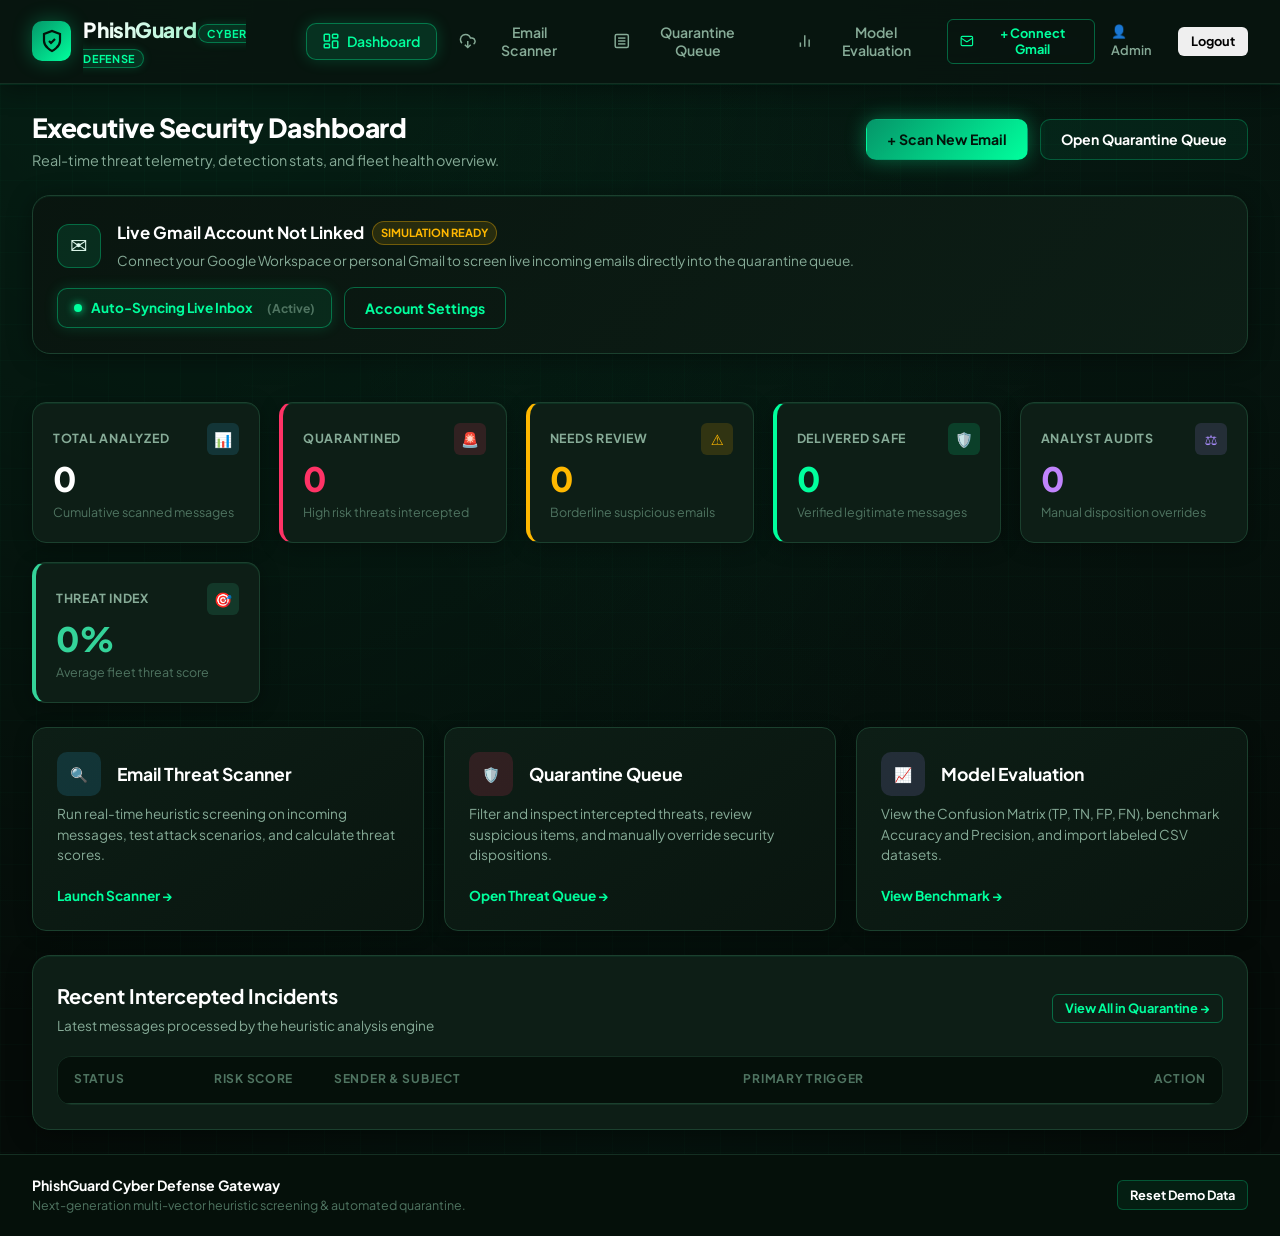
<file: index.html>
<!DOCTYPE html>
<html lang="en">
<head>
  <meta charset="UTF-8">
  <meta name="viewport" content="width=device-width, initial-scale=1.0">
  <title>PhishGuard - Cyber Defense Gateway</title>
  <link rel="preconnect" href="https://fonts.googleapis.com">
  <link rel="preconnect" href="https://fonts.gstatic.com" crossorigin>
  <link href="https://fonts.googleapis.com/css2?family=Plus+Jakarta+Sans:wght@400;500;600;700;800&family=JetBrains+Mono:wght@400;500;600&display=swap" rel="stylesheet">
  <style>
    /* --------------------------------------------------------------------------
       GLOBAL SCROLLBAR REMOVAL (Zero scrollbars visible anywhere on screen)
       -------------------------------------------------------------------------- */
    html, body, div, section, main, table, tbody, pre, textarea, form, ul, li {
      scrollbar-width: none !important;
      -ms-overflow-style: none !important;
    }
    ::-webkit-scrollbar {
      width: 0 !important;
      height: 0 !important;
      display: none !important;
      background: transparent !important;
    }

    :root {
      --bg-main: #050b08;
      --bg-surface: #09150f;
      --bg-card: #0d1e16;
      --bg-card-hover: #12281e;
      --bg-input: #06110b;

      --border-subtle: #142f22;
      --border-card: #1b402e;
      --border-focus: #00ff9d;

      --text-main: #e2fbf0;
      --text-muted: #86ab97;
      --text-dim: #4f7461;
      --text-bright: #ffffff;

      --cyber-green: #00ff9d;
      --cyber-green-dim: #10b981;
      --cyber-glow: rgba(0, 255, 157, 0.28);
      --cyber-glow-strong: rgba(0, 255, 157, 0.45);

      --color-danger: #ff3366;
      --color-danger-bg: rgba(255, 51, 102, 0.12);
      --color-danger-border: rgba(255, 51, 102, 0.35);

      --color-warning: #ffb800;
      --color-warning-bg: rgba(255, 184, 0, 0.12);
      --color-warning-border: rgba(255, 184, 0, 0.35);

      --color-success: #00ff9d;
      --color-success-bg: rgba(0, 255, 157, 0.12);
      --color-success-border: rgba(0, 255, 157, 0.35);

      --color-purple: #a78bfa;
      --color-purple-bg: rgba(167, 139, 250, 0.12);

      --radius-sm: 6px;
      --radius-md: 10px;
      --radius-lg: 14px;
      --radius-xl: 18px;

      --font-sans: 'Plus Jakarta Sans', system-ui, -apple-system, BlinkMacSystemFont, 'Segoe UI', Roboto, sans-serif;
      --font-mono: 'JetBrains Mono', Consolas, Monaco, monospace;
    }

    *, *::before, *::after {
      box-sizing: border-box;
      margin: 0;
      padding: 0;
    }

    body {
      background-color: var(--bg-main);
      background-image: 
        radial-gradient(ellipse at 15% 0%, rgba(0, 255, 157, 0.09) 0%, transparent 60%),
        radial-gradient(ellipse at 85% 15%, rgba(16, 185, 129, 0.07) 0%, transparent 50%),
        radial-gradient(ellipse at 50% 100%, rgba(5, 150, 105, 0.05) 0%, transparent 70%),
        linear-gradient(rgba(0, 255, 157, 0.015) 1px, transparent 1px),
        linear-gradient(90deg, rgba(0, 255, 157, 0.015) 1px, transparent 1px);
      background-size: 100% 100%, 100% 100%, 100% 100%, 36px 36px, 36px 36px;
      color: var(--text-main);
      font-family: var(--font-sans);
      font-size: 14.5px;
      line-height: 1.55;
      min-height: 100vh;
      display: flex;
      flex-direction: column;
      -webkit-font-smoothing: antialiased;
    }

    /* Navbar */
    .navbar {
      background-color: rgba(9, 21, 15, 0.88);
      backdrop-filter: blur(16px);
      border-bottom: 1px solid var(--border-subtle);
      position: sticky;
      top: 0;
      z-index: 100;
      box-shadow: 0 4px 24px rgba(0, 0, 0, 0.4), 0 1px 0 rgba(0, 255, 157, 0.1);
    }

    .nav-container {
      max-width: 100%;
      margin: 0 auto;
      padding: 0.85rem 2rem;
      display: flex;
      align-items: center;
      justify-content: space-between;
    }

    .brand {
      display: flex;
      align-items: center;
      gap: 0.75rem;
      text-decoration: none;
      color: var(--text-bright);
      cursor: pointer;
    }

    .brand-icon {
      background: linear-gradient(135deg, #059669, #00ff9d);
      color: #03140a;
      width: 40px;
      height: 40px;
      border-radius: var(--radius-md);
      display: flex;
      align-items: center;
      justify-content: center;
      box-shadow: 0 0 20px var(--cyber-glow);
    }

    .brand-title {
      font-weight: 800;
      font-size: 1.3rem;
      letter-spacing: -0.02em;
      background: linear-gradient(to right, #ffffff, #a7f3d0);
      -webkit-background-clip: text;
      -webkit-text-fill-color: transparent;
    }

    .brand-badge {
      font-size: 0.68rem;
      font-weight: 700;
      background: rgba(0, 255, 157, 0.12);
      color: var(--cyber-green);
      padding: 2px 8px;
      border-radius: 9999px;
      border: 1px solid rgba(0, 255, 157, 0.35);
      text-transform: uppercase;
      letter-spacing: 0.06em;
      box-shadow: 0 0 10px rgba(0, 255, 157, 0.15);
    }

    .nav-links {
      display: flex;
      align-items: center;
      gap: 0.4rem;
    }

    .nav-btn {
      display: flex;
      align-items: center;
      gap: 0.45rem;
      padding: 0.55rem 0.95rem;
      color: var(--text-muted);
      background: transparent;
      border: 1px solid transparent;
      font-family: inherit;
      font-weight: 600;
      font-size: 0.88rem;
      border-radius: var(--radius-md);
      cursor: pointer;
      transition: all 0.2s cubic-bezier(0.4, 0, 0.2, 1);
    }

    .nav-btn:hover {
      color: var(--text-bright);
      background-color: rgba(0, 255, 157, 0.06);
      border-color: rgba(0, 255, 157, 0.15);
    }

    .nav-btn.active {
      color: var(--cyber-green);
      background-color: rgba(0, 255, 157, 0.12);
      border-color: rgba(0, 255, 157, 0.35);
      box-shadow: 0 0 16px rgba(0, 255, 157, 0.18);
    }

    .nav-actions {
      display: flex;
      align-items: center;
      gap: 1rem;
    }

    .status-indicator {
      display: flex;
      align-items: center;
      gap: 0.55rem;
      background-color: rgba(0, 255, 157, 0.08);
      border: 1px solid rgba(0, 255, 157, 0.25);
      padding: 0.4rem 0.85rem;
      border-radius: 9999px;
      font-size: 0.8rem;
      font-weight: 700;
      color: var(--cyber-green);
      box-shadow: 0 0 14px rgba(0, 255, 157, 0.15);
    }

    .status-dot {
      width: 8px;
      height: 8px;
      background-color: var(--cyber-green);
      border-radius: 50%;
      display: inline-block;
      box-shadow: 0 0 8px var(--cyber-green);
      animation: pulse-cyber 2s infinite;
    }

    @keyframes pulse-cyber {
      0% { transform: scale(0.95); box-shadow: 0 0 0 0 rgba(0, 255, 157, 0.7); }
      70% { transform: scale(1.05); box-shadow: 0 0 0 8px rgba(0, 255, 157, 0); }
      100% { transform: scale(0.95); box-shadow: 0 0 0 0 rgba(0, 255, 157, 0); }
    }

    /* Main Container */
    .main-content {
      flex: 1;
      max-width: 100%;
      width: 100%;
      margin: 0 auto;
      padding: 1.5rem 2rem;
    }

    .view-section {
      display: none;
      flex-direction: column;
      gap: 1.5rem;
      animation: fadeIn 0.25s ease-in-out;
    }

    .view-section.active {
      display: flex;
    }

    .page-header {
      display: flex;
      align-items: center;
      justify-content: space-between;
      flex-wrap: wrap;
      gap: 1rem;
    }

    .page-title {
      font-size: 1.65rem;
      font-weight: 800;
      color: var(--text-bright);
      letter-spacing: -0.02em;
    }

    .page-subtitle {
      font-size: 0.9rem;
      color: var(--text-muted);
    }

    .header-actions {
      display: flex;
      gap: 0.75rem;
      align-items: center;
    }

    /* Stats Grid */
    .stats-grid {
      display: grid;
      grid-template-columns: repeat(auto-fit, minmax(200px, 1fr));
      gap: 1.15rem;
    }

    .stat-card {
      background-color: var(--bg-card);
      border: 1px solid var(--border-card);
      border-radius: var(--radius-lg);
      padding: 1.25rem;
      display: flex;
      flex-direction: column;
      gap: 0.35rem;
      transition: transform 0.2s, border-color 0.2s;
      box-shadow: 0 4px 20px rgba(0, 0, 0, 0.3), inset 0 1px 0 rgba(0, 255, 157, 0.08);
    }

    .stat-card:hover {
      transform: translateY(-2px);
      border-color: var(--cyber-green);
      box-shadow: 0 8px 24px rgba(0, 0, 0, 0.4), 0 0 15px rgba(0, 255, 157, 0.15);
    }

    .stat-card.border-danger { border-left: 4px solid var(--color-danger); }
    .stat-card.border-warning { border-left: 4px solid var(--color-warning); }
    .stat-card.border-success { border-left: 4px solid var(--cyber-green); }
    .stat-card.border-cyan { border-left: 4px solid #34d399; }

    .stat-header {
      display: flex;
      align-items: center;
      justify-content: space-between;
    }

    .stat-label {
      font-size: 0.78rem;
      font-weight: 700;
      color: var(--text-muted);
      text-transform: uppercase;
      letter-spacing: 0.06em;
    }

    .stat-icon {
      width: 32px;
      height: 32px;
      border-radius: var(--radius-sm);
      display: flex;
      align-items: center;
      justify-content: center;
    }

    .icon-blue { background: rgba(56, 189, 248, 0.15); color: #38bdf8; }
    .icon-red { background: rgba(255, 51, 102, 0.15); color: #ff3366; }
    .icon-amber { background: rgba(255, 184, 0, 0.15); color: #ffb800; }
    .icon-emerald { background: rgba(0, 255, 157, 0.15); color: var(--cyber-green); }
    .icon-purple { background: rgba(167, 139, 250, 0.15); color: #a78bfa; }
    .icon-cyan { background: rgba(52, 211, 153, 0.15); color: #34d399; }

    .stat-value {
      font-size: 2.1rem;
      font-weight: 800;
      line-height: 1.1;
      letter-spacing: -0.02em;
      color: var(--text-bright);
    }

    .stat-subtext {
      font-size: 0.78rem;
      color: var(--text-dim);
    }

    /* Cards */
    .card {
      background-color: var(--bg-card);
      border: 1px solid var(--border-card);
      border-radius: var(--radius-xl);
      padding: 1.5rem;
      box-shadow: 0 4px 24px rgba(0, 0, 0, 0.4), inset 0 1px 0 rgba(0, 255, 157, 0.06);
    }

    .card-header {
      margin-bottom: 1.25rem;
    }

    .card-header-split {
      display: flex;
      align-items: center;
      justify-content: space-between;
      flex-wrap: wrap;
      gap: 1rem;
    }

    .card-title {
      font-size: 1.25rem;
      font-weight: 700;
      color: var(--text-bright);
    }

    .card-subtitle {
      font-size: 0.85rem;
      color: var(--text-muted);
      margin-top: 0.2rem;
    }

    /* Quick Action Cards */
    .action-cards-grid {
      display: grid;
      grid-template-columns: repeat(3, 1fr);
      gap: 1.25rem;
    }

    @media (max-width: 900px) {
      .action-cards-grid { grid-template-columns: 1fr; }
    }

    .action-card {
      background: linear-gradient(145deg, var(--bg-card), var(--bg-surface));
      border: 1px solid var(--border-card);
      border-radius: var(--radius-lg);
      padding: 1.5rem;
      display: flex;
      flex-direction: column;
      justify-content: space-between;
      gap: 1.25rem;
      cursor: pointer;
      transition: all 0.2s ease;
      box-shadow: 0 4px 18px rgba(0, 0, 0, 0.3);
    }

    .action-card:hover {
      transform: translateY(-3px);
      border-color: var(--cyber-green);
      box-shadow: 0 12px 30px rgba(0, 0, 0, 0.5), 0 0 20px rgba(0, 255, 157, 0.2);
    }

    .action-card-header {
      display: flex;
      align-items: center;
      gap: 1rem;
    }

    .action-icon {
      width: 44px;
      height: 44px;
      border-radius: var(--radius-md);
      display: flex;
      align-items: center;
      justify-content: center;
    }

    .action-title {
      font-size: 1.1rem;
      font-weight: 700;
      color: var(--text-bright);
    }

    .action-desc {
      font-size: 0.85rem;
      color: var(--text-muted);
      line-height: 1.5;
    }

    .action-footer {
      display: flex;
      align-items: center;
      gap: 0.5rem;
      font-size: 0.85rem;
      font-weight: 700;
      color: var(--cyber-green);
    }

    /* Scanner Form */
    .scanner-center-layout {
      max-width: 100%;
      margin: 0 auto;
      width: 100%;
    }

    .preset-section {
      background-color: rgba(6, 17, 11, 0.7);
      border: 1px solid var(--border-subtle);
      border-radius: var(--radius-md);
      padding: 0.85rem;
      margin-bottom: 1.25rem;
    }

    .preset-label {
      font-size: 0.75rem;
      font-weight: 700;
      text-transform: uppercase;
      color: var(--text-dim);
      letter-spacing: 0.06em;
      margin-bottom: 0.5rem;
    }

    .preset-buttons {
      display: flex;
      flex-wrap: wrap;
      gap: 0.45rem;
    }

    .btn-preset {
      background-color: var(--bg-card);
      border: 1px solid var(--border-card);
      color: var(--text-main);
      padding: 0.4rem 0.75rem;
      font-size: 0.8rem;
      font-weight: 500;
      border-radius: var(--radius-sm);
      cursor: pointer;
      display: flex;
      align-items: center;
      gap: 0.45rem;
      transition: all 0.15s ease;
    }

    .btn-preset:hover {
      background-color: var(--bg-card-hover);
      border-color: var(--cyber-green);
      color: var(--text-bright);
      box-shadow: 0 0 10px rgba(0, 255, 157, 0.2);
    }

    .badge-dot {
      width: 7px;
      height: 7px;
      border-radius: 50%;
      display: inline-block;
    }
    .badge-dot-danger { background-color: var(--color-danger); box-shadow: 0 0 6px var(--color-danger); }
    .badge-dot-warning { background-color: var(--color-warning); box-shadow: 0 0 6px var(--color-warning); }
    .badge-dot-success { background-color: var(--cyber-green); box-shadow: 0 0 6px var(--cyber-green); }

    .scanner-form {
      display: flex;
      flex-direction: column;
      gap: 1.25rem;
    }

    .form-row {
      display: flex;
      gap: 1rem;
    }

    @media (max-width: 680px) {
      .form-row { flex-direction: column; }
    }

    .flex-1 { flex: 1; }
    .flex-2 { flex: 2; }

    .form-group {
      display: flex;
      flex-direction: column;
      gap: 0.35rem;
    }

    .form-label-row {
      display: flex;
      justify-content: space-between;
      align-items: center;
    }

    .form-label {
      font-size: 0.82rem;
      font-weight: 700;
      color: var(--text-muted);
    }

    .form-control {
      background-color: var(--bg-input);
      border: 1px solid var(--border-card);
      border-radius: var(--radius-md);
      color: var(--text-bright);
      font-family: inherit;
      font-size: 0.92rem;
      padding: 0.75rem 0.95rem;
      outline: none;
      transition: border-color 0.15s;
    }

    .form-control:focus {
      border-color: var(--cyber-green);
      box-shadow: 0 0 0 3px var(--cyber-glow);
    }

    textarea.form-control {
      resize: vertical;
      min-height: 135px;
      line-height: 1.5;
    }

    .btn-text {
      background: none;
      border: none;
      color: var(--cyber-green);
      font-size: 0.8rem;
      font-weight: 600;
      cursor: pointer;
    }

    .btn-text:hover { text-decoration: underline; }

    .form-actions {
      display: flex;
      gap: 1rem;
      margin-top: 0.5rem;
    }

    /* Buttons */
    .btn {
      display: inline-flex;
      align-items: center;
      justify-content: center;
      gap: 0.5rem;
      font-family: inherit;
      font-size: 0.88rem;
      font-weight: 700;
      padding: 0.68rem 1.25rem;
      border-radius: var(--radius-md);
      border: 1px solid transparent;
      cursor: pointer;
      text-decoration: none;
      transition: all 0.2s cubic-bezier(0.4, 0, 0.2, 1);
    }

    .btn-primary {
      background: linear-gradient(135deg, #059669 0%, #00ff9d 100%);
      color: #03140a;
      box-shadow: 0 0 20px rgba(0, 255, 157, 0.35);
    }

    .btn-primary:hover {
      opacity: 0.95;
      transform: translateY(-1px);
      box-shadow: 0 0 28px rgba(0, 255, 157, 0.55);
    }

    .btn-secondary {
      background-color: rgba(0, 255, 157, 0.06);
      color: var(--text-bright);
      border-color: rgba(0, 255, 157, 0.25);
    }

    .btn-secondary:hover {
      background-color: rgba(0, 255, 157, 0.12);
      border-color: var(--cyber-green);
    }

    .btn-outline {
      background-color: transparent;
      color: var(--cyber-green);
      border-color: rgba(0, 255, 157, 0.35);
    }

    .btn-outline:hover {
      background-color: rgba(0, 255, 157, 0.1);
      border-color: var(--cyber-green);
      box-shadow: 0 0 14px rgba(0, 255, 157, 0.2);
    }

    .btn-danger {
      background: linear-gradient(135deg, #dc2626, #ff3366);
      color: #fff;
      box-shadow: 0 0 16px rgba(255, 51, 102, 0.35);
    }

    .btn-danger:hover {
      opacity: 0.95;
      box-shadow: 0 0 24px rgba(255, 51, 102, 0.55);
    }

    .btn-success {
      background: linear-gradient(135deg, #059669, #00ff9d);
      color: #03140a;
      box-shadow: 0 0 16px rgba(0, 255, 157, 0.35);
    }

    .btn-sm {
      padding: 0.35rem 0.75rem;
      font-size: 0.8rem;
      border-radius: var(--radius-sm);
    }

    .btn-icon-danger {
      background: transparent;
      border: 1px solid transparent;
      color: var(--text-dim);
      padding: 6px;
      border-radius: var(--radius-sm);
      cursor: pointer;
      display: inline-flex;
      align-items: center;
      justify-content: center;
    }

    .btn-icon-danger:hover {
      color: var(--color-danger);
      background-color: var(--color-danger-bg);
    }

    /* Live Preview Result Card */
    .live-scan-card {
      background: rgba(6, 17, 11, 0.95);
      border: 1px solid var(--border-card);
      border-radius: var(--radius-md);
      padding: 1.25rem;
      display: flex;
      flex-direction: column;
      gap: 0.85rem;
      box-shadow: 0 0 20px rgba(0, 255, 157, 0.08);
    }

    .live-scan-header {
      display: flex;
      align-items: center;
      justify-content: space-between;
    }

    .live-title {
      font-weight: 700;
      font-size: 0.9rem;
      color: var(--text-bright);
      text-transform: uppercase;
      letter-spacing: 0.06em;
    }

    .meter-info {
      display: flex;
      justify-content: space-between;
      font-size: 0.85rem;
      color: var(--text-muted);
      margin-bottom: 0.35rem;
    }

    .progress-bar-bg {
      width: 100%;
      height: 7px;
      background-color: rgba(255, 255, 255, 0.08);
      border-radius: 9999px;
      overflow: hidden;
    }

    .progress-bar-fill {
      height: 100%;
      border-radius: 9999px;
      transition: width 0.4s ease;
    }

    .fill-danger { background: linear-gradient(90deg, #ff3366, #ff0033); box-shadow: 0 0 10px rgba(255, 51, 102, 0.5); }
    .fill-warning { background: linear-gradient(90deg, #ffb800, #ff9900); box-shadow: 0 0 10px rgba(255, 184, 0, 0.5); }
    .fill-success { background: linear-gradient(90deg, #059669, #00ff9d); box-shadow: 0 0 10px rgba(0, 255, 157, 0.5); }

    .live-reasons {
      display: flex;
      flex-wrap: wrap;
      gap: 0.45rem;
    }

    /* Toolbar, Search & Filter */
    .toolbar {
      display: flex;
      align-items: center;
      justify-content: space-between;
      flex-wrap: wrap;
      gap: 1rem;
      margin-bottom: 1.25rem;
    }

    .search-box {
      position: relative;
      flex: 1;
      min-width: 280px;
    }

    .search-icon {
      position: absolute;
      left: 0.85rem;
      top: 50%;
      transform: translateY(-50%);
      color: var(--text-dim);
      pointer-events: none;
    }

    .search-input {
      width: 100%;
      background-color: var(--bg-input);
      border: 1px solid var(--border-card);
      border-radius: var(--radius-md);
      color: var(--text-bright);
      font-family: inherit;
      font-size: 0.88rem;
      padding: 0.65rem 2.2rem 0.65rem 2.4rem;
      outline: none;
    }

    .search-input:focus {
      border-color: var(--cyber-green);
      box-shadow: 0 0 0 3px var(--cyber-glow);
    }

    .filter-pills {
      display: flex;
      gap: 0.35rem;
      flex-wrap: wrap;
    }

    .filter-pill {
      background-color: var(--bg-input);
      border: 1px solid var(--border-card);
      color: var(--text-muted);
      padding: 0.45rem 0.85rem;
      font-size: 0.82rem;
      font-weight: 700;
      border-radius: 9999px;
      cursor: pointer;
      display: flex;
      align-items: center;
      gap: 0.45rem;
      transition: all 0.15s ease;
    }

    .filter-pill:hover {
      color: var(--text-bright);
      border-color: var(--border-focus);
    }

    .filter-pill.active {
      background-color: rgba(0, 255, 157, 0.15);
      border-color: var(--cyber-green);
      color: var(--cyber-green);
      box-shadow: 0 0 12px rgba(0, 255, 157, 0.2);
    }

    .filter-pill.filter-quarantined.active {
      background-color: var(--color-danger-bg);
      border-color: var(--color-danger);
      color: #ff3366;
    }

    .filter-pill.filter-review.active {
      background-color: var(--color-warning-bg);
      border-color: var(--color-warning);
      color: #ffb800;
    }

    .filter-pill.filter-delivered.active {
      background-color: var(--color-success-bg);
      border-color: var(--cyber-green);
      color: var(--cyber-green);
    }

    .pill-count {
      background-color: rgba(255, 255, 255, 0.08);
      font-size: 0.72rem;
      padding: 1px 6px;
      border-radius: 9999px;
    }

    /* Table */
    .table-responsive {
      border: 1px solid var(--border-subtle);
      border-radius: var(--radius-lg);
      background-color: var(--bg-surface);
      overflow-x: auto;
    }

    .data-table {
      width: 100%;
      border-collapse: collapse;
      text-align: left;
      font-size: 0.88rem;
    }

    .data-table th {
      background-color: rgba(6, 17, 11, 0.98);
      color: var(--text-dim);
      font-weight: 700;
      font-size: 0.75rem;
      text-transform: uppercase;
      letter-spacing: 0.06em;
      padding: 0.85rem 1rem;
      border-bottom: 1px solid var(--border-card);
      white-space: nowrap;
    }

    .data-table td {
      padding: 0.85rem 1rem;
      border-bottom: 1px solid var(--border-subtle);
      vertical-align: middle;
    }

    .data-table tbody tr:hover {
      background-color: var(--bg-card-hover);
    }

    .email-meta-cell {
      display: flex;
      flex-direction: column;
    }

    .email-sender {
      font-size: 0.78rem;
      color: var(--text-dim);
      font-family: var(--font-mono);
    }

    .email-subject {
      font-size: 0.88rem;
      color: var(--text-bright);
    }

    .reason-cell {
      display: flex;
      flex-wrap: wrap;
      gap: 0.35rem;
    }

    .reason-pill {
      background-color: rgba(0, 255, 157, 0.05);
      border: 1px solid var(--border-card);
      color: var(--text-muted);
      font-size: 0.72rem;
      padding: 2px 8px;
      border-radius: var(--radius-sm);
      white-space: nowrap;
    }

    .time-cell {
      font-size: 0.78rem;
      color: var(--text-dim);
      font-family: var(--font-mono);
    }

    .table-actions {
      display: flex;
      align-items: center;
      justify-content: flex-end;
      gap: 0.5rem;
    }

    /* Badges */
    .badge {
      display: inline-flex;
      align-items: center;
      gap: 0.35rem;
      font-size: 0.75rem;
      font-weight: 700;
      padding: 0.25rem 0.65rem;
      border-radius: 9999px;
      white-space: nowrap;
    }

    .badge-danger {
      background-color: var(--color-danger-bg);
      border: 1px solid var(--color-danger-border);
      color: #ff3366;
    }

    .badge-warning {
      background-color: var(--color-warning-bg);
      border: 1px solid var(--color-warning-border);
      color: #ffb800;
    }

    .badge-success {
      background-color: var(--color-success-bg);
      border: 1px solid var(--color-success-border);
      color: var(--cyber-green);
    }

    /* Modal */
    .modal-backdrop {
      position: fixed;
      inset: 0;
      background-color: rgba(0, 0, 0, 0.82);
      backdrop-filter: blur(10px);
      z-index: 1000;
      display: flex;
      align-items: center;
      justify-content: center;
      padding: 1.5rem;
      animation: fadeIn 0.2s ease;
    }

    .modal-card {
      background-color: var(--bg-surface);
      border: 1px solid var(--border-card);
      border-radius: var(--radius-xl);
      max-width: 680px;
      width: 100%;
      max-height: 90vh;
      display: flex;
      flex-direction: column;
      box-shadow: 0 25px 50px -12px rgba(0, 0, 0, 0.8), 0 0 30px rgba(0, 255, 157, 0.1);
      overflow: hidden;
      animation: slideUp 0.25s ease;
    }

    .modal-header {
      padding: 1.25rem 1.5rem;
      border-bottom: 1px solid var(--border-card);
      display: flex;
      align-items: center;
      justify-content: space-between;
    }

    .modal-close {
      background: none;
      border: none;
      color: var(--text-dim);
      font-size: 1.5rem;
      cursor: pointer;
    }

    .modal-close:hover { color: var(--text-bright); }

    .modal-body {
      padding: 1.5rem;
      display: flex;
      flex-direction: column;
      gap: 1.25rem;
      overflow-y: auto;
    }

    .modal-meta-grid {
      display: grid;
      grid-template-columns: repeat(2, 1fr);
      gap: 0.85rem;
      background-color: var(--bg-card);
      border: 1px solid var(--border-subtle);
      border-radius: var(--radius-md);
      padding: 1rem;
    }

    .meta-item { display: flex; flex-direction: column; gap: 0.2rem; }
    .meta-label { font-size: 0.72rem; font-weight: 700; text-transform: uppercase; color: var(--text-dim); }
    .meta-value { font-size: 0.88rem; color: var(--text-bright); }

    .subject-box {
      background-color: var(--bg-card);
      border: 1px solid var(--border-subtle);
      border-radius: var(--radius-md);
      padding: 0.75rem 1rem;
      font-weight: 600;
      color: var(--text-bright);
    }

    .body-box {
      background-color: var(--bg-input);
      border: 1px solid var(--border-subtle);
      border-radius: var(--radius-md);
      padding: 1rem;
      font-family: var(--font-mono);
      font-size: 0.85rem;
      color: #cbd5e1;
      white-space: pre-wrap;
      max-height: 200px;
      overflow-y: auto;
    }

    .modal-review-panel {
      background: linear-gradient(135deg, rgba(13, 30, 22, 0.9), rgba(6, 17, 11, 0.95));
      border: 1px solid var(--border-card);
      border-radius: var(--radius-lg);
      padding: 1.15rem;
      display: flex;
      flex-direction: column;
      gap: 0.5rem;
    }

    .review-button-group {
      display: flex;
      gap: 0.75rem;
      margin-top: 0.5rem;
    }

    /* Confusion Matrix */
    .eval-grid {
      display: grid;
      grid-template-columns: 1fr 1fr;
      gap: 1.5rem;
    }

    @media (max-width: 960px) {
      .eval-grid { grid-template-columns: 1fr; }
    }

    .confusion-matrix {
      width: 100%;
      border-collapse: separate;
      border-spacing: 6px;
      text-align: center;
    }

    .cm-header-group {
      background: rgba(255, 255, 255, 0.04);
      color: var(--text-muted);
      font-size: 0.75rem;
      font-weight: 700;
      text-transform: uppercase;
      padding: 0.5rem;
      border-radius: var(--radius-sm);
    }

    .cm-col-label, .cm-row-label {
      font-size: 0.8rem;
      font-weight: 600;
      color: var(--text-dim);
      padding: 0.5rem;
    }

    .cm-vertical-label {
      writing-mode: vertical-rl;
      transform: rotate(180deg);
      font-size: 0.75rem;
      font-weight: 700;
      text-transform: uppercase;
      color: var(--text-muted);
    }

    .cm-cell {
      padding: 1.25rem 1rem;
      border-radius: var(--radius-md);
    }

    .cm-tp, .cm-tn { background-color: var(--color-success-bg); border: 1px solid var(--color-success-border); }
    .cm-fp { background-color: var(--color-warning-bg); border: 1px solid var(--color-warning-border); }
    .cm-fn { background-color: var(--color-danger-bg); border: 1px solid var(--color-danger-border); }

    .cm-cell-number { font-size: 2.2rem; font-weight: 800; line-height: 1; }
    .cm-cell-desc { font-size: 0.72rem; color: var(--text-muted); margin-top: 0.35rem; }

    /* Footer */
    .footer {
      margin-top: auto;
      border-top: 1px solid var(--border-subtle);
      background-color: rgba(6, 17, 11, 0.98);
      padding: 1.25rem 1.5rem;
    }

    .footer-container {
      max-width: 100%;
      margin: 0 auto;
      padding: 0 0.5rem;
      display: flex;
      align-items: center;
      justify-content: space-between;
      flex-wrap: wrap;
      gap: 1rem;
    }

    .footer-brand { font-weight: 700; font-size: 0.88rem; color: var(--text-bright); }
    .footer-desc { font-size: 0.78rem; color: var(--text-dim); }

    /* Utilities */
    .hidden { display: none !important; }
    .mt-2 { margin-top: 0.5rem; }
    .mt-4 { margin-top: 1rem; }
    .text-danger { color: #ff3366 !important; }
    .text-warning { color: #ffb800 !important; }
    .text-success { color: var(--cyber-green) !important; }
    .text-cyan { color: #34d399 !important; }
    .text-purple { color: #c084fc !important; }
    .font-mono { font-family: var(--font-mono); }
    .font-bold { font-weight: 700; }

    @keyframes fadeIn { from { opacity: 0; } to { opacity: 1; } }
    @keyframes slideUp { from { opacity: 0; transform: translateY(12px); } to { opacity: 1; transform: translateY(0); } }
  </style>
</head>
<body>

  <!-- Navigation Bar -->
  <header class="navbar">
    <div class="nav-container">
      <div class="brand" onclick="navigateTo('dashboard')">
        <div class="brand-icon">
          <svg width="24" height="24" viewBox="0 0 24 24" fill="none" stroke="currentColor" stroke-width="2.2">
            <path d="M12 22s8-4 8-10V5l-8-3-8 3v7c0 6 8 10 8 10z"/>
            <path d="m9 12 2 2 4-4"/>
          </svg>
        </div>
        <div>
          <span class="brand-title">PhishGuard</span>
          <span class="brand-badge">Cyber Defense</span>
        </div>
      </div>

      <!-- Functional Navigation Links -->
      <nav class="nav-links">
        <button type="button" class="nav-btn active" id="nav-dashboard" onclick="navigateTo('dashboard')">
          <svg width="18" height="18" viewBox="0 0 24 24" fill="none" stroke="currentColor" stroke-width="2">
            <rect width="7" height="9" x="3" y="3" rx="1"/>
            <rect width="7" height="5" x="14" y="3" rx="1"/>
            <rect width="7" height="9" x="14" y="12" rx="1"/>
            <rect width="7" height="5" x="3" y="16" rx="1"/>
          </svg>
          Dashboard
        </button>

        <button type="button" class="nav-btn" id="nav-scanner" onclick="navigateTo('scanner')">
          <svg width="18" height="18" viewBox="0 0 24 24" fill="none" stroke="currentColor" stroke-width="2">
            <path d="M4 14.899A7 7 0 1 1 15.71 8h1.79a4.5 4.5 0 0 1 2.5 8.242"/>
            <path d="M12 12v9"/>
            <path d="m8 17 4 4 4-4"/>
          </svg>
          Email Scanner
        </button>

        <button type="button" class="nav-btn" id="nav-quarantine" onclick="navigateTo('quarantine')">
          <svg width="18" height="18" viewBox="0 0 24 24" fill="none" stroke="currentColor" stroke-width="2">
            <rect width="18" height="18" x="3" y="3" rx="2"/>
            <path d="M7 8h10"/>
            <path d="M7 12h10"/>
            <path d="M7 16h10"/>
          </svg>
          Quarantine Queue
        </button>

        <button type="button" class="nav-btn" id="nav-evaluation" onclick="navigateTo('evaluation')">
          <svg width="18" height="18" viewBox="0 0 24 24" fill="none" stroke="currentColor" stroke-width="2">
            <line x1="18" x2="18" y1="20" y2="10"/>
            <line x1="12" x2="12" y1="20" y2="4"/>
            <line x1="6" x2="6" y1="20" y2="14"/>
          </svg>
          Model Evaluation
        </button>
      </nav>

      <div class="nav-actions" id="portal-nav-actions">
        <div id="nav-gmail-badge" class="status-indicator hidden" style="background: rgba(0, 255, 157, 0.08); border: 1px solid rgba(0, 255, 157, 0.35); padding: 0.35rem 0.85rem; border-radius: var(--radius-md);" onclick="openGmailModal()" title="Gmail Auto-Sync active. Continuously screens incoming emails just like Gmail.">
          <span class="status-dot pulse"></span>
          <span style="font-size: 0.78rem; font-weight: 700; color: var(--cyber-green);">⚡ Auto-Sync Active</span>
          <span class="status-text font-mono" id="nav-gmail-text" style="font-size: 0.74rem; margin-left: 0.25rem;">user@gmail.com</span>
        </div>
        <button type="button" id="nav-connect-btn" class="btn btn-outline btn-sm" onclick="openGmailModal()">
          <svg width="14" height="14" viewBox="0 0 24 24" fill="none" stroke="currentColor" stroke-width="2"><rect width="20" height="16" x="2" y="4" rx="2"/><path d="m22 7-8.97 5.7a1.94 1.94 0 0 1-2.06 0L2 7"/></svg>
          + Connect Gmail
        </button>
        <div id="nav-user-profile" style="display: flex; align-items: center; gap: 0.65rem;">
          <span id="nav-user-label" style="font-size: 0.8rem; color: var(--text-muted); font-weight: 600;">👤 Admin</span>
          <button type="button" class="btn btn-ghost btn-sm" onclick="handlePortalLogout()" title="Sign out">Logout</button>
        </div>
      </div>
    </div>
  </header>

  <!-- Notification Banner -->
  <div id="toast-banner" class="hidden" style="max-width: 100%; margin: 1rem auto 0; padding: 0 2rem; width: 100%;">
    <div id="toast-box" class="card" style="padding: 0.85rem 1.25rem; font-weight: 600; display: flex; justify-content: space-between; align-items: center; border-color: var(--cyber-green);">
      <span id="toast-text"></span>
      <button type="button" onclick="document.getElementById('toast-banner').classList.add('hidden')" style="background: none; border: none; color: inherit; font-size: 1.3rem; cursor: pointer;">&times;</button>
    </div>
  </div>

  <main class="main-content">

    <!-- PAGE 1: EXECUTIVE DASHBOARD -->
    <section class="view-section active" id="view-dashboard">
      <div class="page-header">
        <div>
          <h1 class="page-title">Executive Security Dashboard</h1>
          <p class="page-subtitle">Real-time threat telemetry, detection stats, and fleet health overview.</p>
        </div>
        <div class="header-actions">
          <button type="button" class="btn btn-primary" onclick="navigateTo('scanner')">
            + Scan New Email
          </button>
          <button type="button" class="btn btn-secondary" onclick="navigateTo('quarantine')">
            Open Quarantine Queue
          </button>
        </div>
      </div>

      <!-- Live Gmail Stream Monitor Banner -->
      <div class="card" id="dash-gmail-banner" style="margin-bottom: 1.5rem; background: linear-gradient(135deg, rgba(9, 21, 15, 0.95), rgba(13, 30, 22, 0.95)); border: 1px solid var(--border-card); transition: all 0.3s ease;">
        <div style="display: flex; align-items: center; justify-content: space-between; flex-wrap: wrap; gap: 1rem;">
          <div style="display: flex; align-items: center; gap: 1rem;">
            <div id="dash-gmail-icon" style="width: 44px; height: 44px; border-radius: 12px; background: rgba(0, 255, 157, 0.1); border: 1px solid rgba(0, 255, 157, 0.3); display: flex; align-items: center; justify-content: center; font-size: 1.3rem;">
              ✉️
            </div>
            <div>
              <div style="display: flex; align-items: center; gap: 0.5rem;">
                <h3 id="dash-gmail-title" style="margin: 0; font-size: 1.05rem; font-weight: 700; color: #fff;">
                  Live Gmail Account Not Linked
                </h3>
                <span id="dash-gmail-badge" class="badge badge-warning" style="font-size: 0.7rem; padding: 2px 8px;">SIMULATION READY</span>
              </div>
              <p id="dash-gmail-desc" style="margin: 0.25rem 0 0 0; font-size: 0.85rem; color: var(--text-muted);">
                Connect your Google Workspace or personal Gmail to screen live incoming emails directly into the quarantine queue.
              </p>
            </div>
          </div>
          <div style="display: flex; gap: 0.75rem; align-items: center;">
            <div id="dash-autosync-status" class="status-indicator" style="background: rgba(0, 255, 157, 0.08); border: 1px solid rgba(0, 255, 157, 0.35); padding: 0.5rem 1rem; border-radius: var(--radius-md);">
              <span class="status-dot pulse"></span>
              <span style="font-size: 0.85rem; font-weight: 700; color: var(--cyber-green);">Auto-Syncing Live Inbox</span>
              <span id="dash-autosync-time" style="font-size: 0.76rem; color: var(--text-dim); margin-left: 0.35rem;">(Active)</span>
            </div>
            <button type="button" id="dash-connect-btn" class="btn btn-outline" onclick="openGmailModal()">
              Account Settings
            </button>
          </div>
        </div>
      </div>

      <!-- Stats Cards -->
      <div class="stats-grid">
        <div class="stat-card">
          <div class="stat-header">
            <span class="stat-label">Total Analyzed</span>
            <div class="stat-icon icon-blue">📊</div>
          </div>
          <div class="stat-value" id="stat-total">0</div>
          <div class="stat-subtext">Cumulative scanned messages</div>
        </div>

        <div class="stat-card border-danger">
          <div class="stat-header">
            <span class="stat-label">Quarantined</span>
            <div class="stat-icon icon-red">🚨</div>
          </div>
          <div class="stat-value text-danger" id="stat-quarantined">0</div>
          <div class="stat-subtext">High risk threats intercepted</div>
        </div>

        <div class="stat-card border-warning">
          <div class="stat-header">
            <span class="stat-label">Needs Review</span>
            <div class="stat-icon icon-amber">⚠️</div>
          </div>
          <div class="stat-value text-warning" id="stat-review">0</div>
          <div class="stat-subtext">Borderline suspicious emails</div>
        </div>

        <div class="stat-card border-success">
          <div class="stat-header">
            <span class="stat-label">Delivered Safe</span>
            <div class="stat-icon icon-emerald">🛡️</div>
          </div>
          <div class="stat-value text-success" id="stat-delivered">0</div>
          <div class="stat-subtext">Verified legitimate messages</div>
        </div>

        <div class="stat-card">
          <div class="stat-header">
            <span class="stat-label">Analyst Audits</span>
            <div class="stat-icon icon-purple">⚖️</div>
          </div>
          <div class="stat-value text-purple" id="stat-overridden">0</div>
          <div class="stat-subtext">Manual disposition overrides</div>
        </div>

        <div class="stat-card border-cyan">
          <div class="stat-header">
            <span class="stat-label">Threat Index</span>
            <div class="stat-icon icon-cyan">🎯</div>
          </div>
          <div class="stat-value text-cyan" id="stat-avg-score">0%</div>
          <div class="stat-subtext">Average fleet threat score</div>
        </div>
      </div>

      <!-- Quick Action Cards -->
      <div class="action-cards-grid">
        <div class="action-card" onclick="navigateTo('scanner')">
          <div>
            <div class="action-card-header">
              <div class="action-icon icon-blue">🔍</div>
              <h3 class="action-title">Email Threat Scanner</h3>
            </div>
            <p class="action-desc mt-2">
              Run real-time heuristic screening on incoming messages, test attack scenarios, and calculate threat scores.
            </p>
          </div>
          <div class="action-footer">Launch Scanner &rarr;</div>
        </div>

        <div class="action-card" onclick="navigateTo('quarantine')">
          <div>
            <div class="action-card-header">
              <div class="action-icon icon-red">🛡️</div>
              <h3 class="action-title">Quarantine Queue</h3>
            </div>
            <p class="action-desc mt-2">
              Filter and inspect intercepted threats, review suspicious items, and manually override security dispositions.
            </p>
          </div>
          <div class="action-footer">Open Threat Queue &rarr;</div>
        </div>

        <div class="action-card" onclick="navigateTo('evaluation')">
          <div>
            <div class="action-card-header">
              <div class="action-icon icon-purple">📈</div>
              <h3 class="action-title">Model Evaluation</h3>
            </div>
            <p class="action-desc mt-2">
              View the Confusion Matrix (TP, TN, FP, FN), benchmark Accuracy and Precision, and import labeled CSV datasets.
            </p>
          </div>
          <div class="action-footer">View Benchmark &rarr;</div>
        </div>
      </div>

      <!-- Recent Incidents Table -->
      <div class="card">
        <div class="card-header card-header-split">
          <div>
            <h2 class="card-title">Recent Intercepted Incidents</h2>
            <p class="card-subtitle">Latest messages processed by the heuristic analysis engine</p>
          </div>
          <button type="button" class="btn btn-outline btn-sm" onclick="navigateTo('quarantine')">
            View All in Quarantine &rarr;
          </button>
        </div>

        <div class="table-responsive">
          <table class="data-table">
            <thead>
              <tr>
                <th style="width: 140px;">Status</th>
                <th style="width: 120px;">Risk Score</th>
                <th>Sender & Subject</th>
                <th>Primary Trigger</th>
                <th style="width: 100px; text-align: right;">Action</th>
              </tr>
            </thead>
            <tbody id="dashboard-recent-tbody"></tbody>
          </table>
        </div>
      </div>
    </section>

    <!-- PAGE 2: LIVE EMAIL SCANNER -->
    <section class="view-section scanner-center-layout" id="view-scanner">
      <div class="page-header">
        <div>
          <h1 class="page-title">Live Email Threat Scanner</h1>
          <p class="page-subtitle">Analyze suspicious messages, links, and urgent language cues using heuristic rules.</p>
        </div>
        <button type="button" class="btn btn-outline" onclick="navigateTo('quarantine')">
          View Quarantine Queue
        </button>
      </div>

      <div class="card">
        <!-- 1-Click Presets -->
        <div class="preset-section">
          <div class="preset-label">1-Click Test Scenarios:</div>
          <div class="preset-buttons">
            <button type="button" class="btn btn-preset" onclick="loadSamplePreset('paypal')">
              <span class="badge-dot badge-dot-danger"></span> PayPal Phishing
            </button>
            <button type="button" class="btn btn-preset" onclick="loadSamplePreset('mailbox')">
              <span class="badge-dot badge-dot-danger"></span> Mailbox Storage Scam
            </button>
            <button type="button" class="btn btn-preset" onclick="loadSamplePreset('payroll')">
              <span class="badge-dot badge-dot-warning"></span> Payroll Direct Deposit
            </button>
            <button type="button" class="btn btn-preset" onclick="loadSamplePreset('bank')">
              <span class="badge-dot badge-dot-success"></span> Legitimate Bank Alert
            </button>
            <button type="button" class="btn btn-preset" onclick="loadSamplePreset('lunch')">
              <span class="badge-dot badge-dot-success"></span> Safe Lunch Invite
            </button>
          </div>
        </div>

        <!-- Scanner Inputs -->
        <form id="standalone-scanner-form" onsubmit="handleFormSubmit(event)" class="scanner-form">
          <div class="form-row">
            <div class="form-group flex-1">
              <label class="form-label">Sender Address <span style="color: var(--color-danger)">*</span></label>
              <input type="text" id="scan-sender" class="form-control" placeholder="e.g. security@paypaI-verify.example" required>
            </div>
            <div class="form-group flex-2">
              <label class="form-label">Subject Line <span style="color: var(--color-danger)">*</span></label>
              <input type="text" id="scan-subject" class="form-control" placeholder="e.g. Action required: Account suspended immediately" required>
            </div>
          </div>

          <div class="form-group">
            <div class="form-label-row">
              <label class="form-label">Message Body / Content / URLs <span style="color: var(--color-danger)">*</span></label>
              <button type="button" class="btn-text" onclick="clearScannerForm()">Clear Fields</button>
            </div>
            <textarea id="scan-body" rows="6" class="form-control" placeholder="Paste email content or URLs..." required></textarea>
          </div>

          <!-- Real-time Preview Result -->
          <div id="scanner-preview-card" class="live-scan-card hidden">
            <div class="live-scan-header">
              <span class="live-title">Instant Risk Assessment</span>
              <span id="preview-badge" class="badge"></span>
            </div>
            <div>
              <div class="meter-info">
                <span>Calculated Risk Score</span>
                <strong id="preview-score-text">0%</strong>
              </div>
              <div class="progress-bar-bg">
                <div id="preview-score-bar" class="progress-bar-fill" style="width: 0%;"></div>
              </div>
            </div>
            <div id="preview-reasons" class="live-reasons"></div>
          </div>

          <div class="form-actions">
            <button type="button" class="btn btn-secondary flex-1" onclick="performLivePreview()">
              Live Preview Check
            </button>
            <button type="submit" class="btn btn-primary flex-2">
              Scan & Quarantine Threat
            </button>
          </div>
        </form>
      </div>
    </section>

    <!-- PAGE 3: QUARANTINE QUEUE -->
    <section class="view-section" id="view-quarantine">
      <div class="page-header">
        <div>
          <h1 class="page-title">Quarantine Queue & Threat Repository</h1>
          <p class="page-subtitle">Inspect intercepted phishing attacks, review flagged items, and override verdicts.</p>
        </div>
        <div class="header-actions">
          <button type="button" class="btn btn-primary" onclick="navigateTo('scanner')">
            + Scan New Email
          </button>
        </div>
      </div>

      <div class="card">
        <!-- Toolbar -->
        <div class="toolbar">
          <div class="search-box">
            <span class="search-icon">🔍</span>
            <input type="text" id="queue-search" class="search-input" placeholder="Search sender, subject, or threat triggers..." onkeyup="filterQueueTable()">
          </div>

          <div class="filter-pills">
            <button type="button" class="filter-pill active" data-qfilter="all" onclick="setQueueFilter('all', this)">
              All <span class="pill-count" id="count-all">0</span>
            </button>
            <button type="button" class="filter-pill filter-quarantined" data-qfilter="quarantined" onclick="setQueueFilter('quarantined', this)">
              Quarantined <span class="pill-count" id="count-quarantined">0</span>
            </button>
            <button type="button" class="filter-pill filter-review" data-qfilter="review" onclick="setQueueFilter('review', this)">
              Needs Review <span class="pill-count" id="count-review">0</span>
            </button>
            <button type="button" class="filter-pill filter-delivered" data-qfilter="delivered" onclick="setQueueFilter('delivered', this)">
              Delivered <span class="pill-count" id="count-delivered">0</span>
            </button>
          </div>
        </div>

        <!-- Table -->
        <div class="table-responsive">
          <table class="data-table">
            <thead>
              <tr>
                <th style="width: 140px;">Verdict & Status</th>
                <th style="width: 130px;">Risk Score</th>
                <th>Sender & Subject</th>
                <th>Threat Reasons</th>
                <th style="width: 110px;">Scanned</th>
                <th style="width: 130px; text-align: right;">Actions</th>
              </tr>
            </thead>
            <tbody id="queue-tbody"></tbody>
          </table>
        </div>
      </div>
    </section>

    <!-- PAGE 4: MODEL EVALUATION & CONFUSION MATRIX -->
    <section class="view-section" id="view-evaluation">
      <div class="page-header">
        <div>
          <h1 class="page-title">Heuristic Model Evaluation & Confusion Matrix</h1>
          <p class="page-subtitle">Benchmark the heuristic detection accuracy, precision, and recall against ground truth labels.</p>
        </div>
        <button type="button" class="btn btn-outline" onclick="downloadSampleDatasetCSV()">
          Download Sample CSV Template
        </button>
      </div>

      <!-- Evaluation Metric Cards -->
      <div class="stats-grid">
        <div class="stat-card border-cyan">
          <div class="stat-header">
            <span class="stat-label">Model Accuracy</span>
            <div class="stat-icon icon-cyan">🎯</div>
          </div>
          <div class="stat-value text-cyan" id="eval-accuracy">0%</div>
          <div class="stat-subtext">Overall correct classifications</div>
        </div>

        <div class="stat-card border-success">
          <div class="stat-header">
            <span class="stat-label">Precision (Phishing)</span>
            <div class="stat-icon icon-emerald">✅</div>
          </div>
          <div class="stat-value text-success" id="eval-precision">0%</div>
          <div class="stat-subtext">TP / (TP + FP) - Low false alarms</div>
        </div>

        <div class="stat-card border-purple">
          <div class="stat-header">
            <span class="stat-label">Recall / Sensitivity</span>
            <div class="stat-icon icon-purple">🛡️</div>
          </div>
          <div class="stat-value text-purple" id="eval-recall">0%</div>
          <div class="stat-subtext">TP / (TP + FN) - Real threats caught</div>
        </div>

        <div class="stat-card">
          <div class="stat-header">
            <span class="stat-label">F1-Score</span>
            <div class="stat-icon icon-blue">⚖️</div>
          </div>
          <div class="stat-value" id="eval-f1">0%</div>
          <div class="stat-subtext">Harmonic mean of precision & recall</div>
        </div>
      </div>

      <!-- Confusion Matrix & CSV Upload Grid -->
      <div class="eval-grid">
        <div class="card">
          <div class="card-header">
            <h2 class="card-title">Confusion Matrix Grid</h2>
            <p class="card-subtitle">Predicted verdicts versus verified ground truth labels</p>
          </div>

          <table class="confusion-matrix">
            <thead>
              <tr>
                <th colspan="2" rowspan="2"></th>
                <th colspan="2" class="cm-header-group">Actual Ground Truth</th>
              </tr>
              <tr>
                <th class="cm-col-label">Actual Phishing (1)</th>
                <th class="cm-col-label">Actual Legitimate (0)</th>
              </tr>
            </thead>
            <tbody>
              <tr>
                <th rowspan="2" class="cm-vertical-label">Predicted</th>
                <th class="cm-row-label">Phishing</th>
                <td class="cm-cell cm-tp">
                  <div class="cm-cell-number text-success" id="cm-tp">0</div>
                  <div class="cm-cell-desc">True Positive (TP)</div>
                </td>
                <td class="cm-cell cm-fp">
                  <div class="cm-cell-number text-warning" id="cm-fp">0</div>
                  <div class="cm-cell-desc">False Positive (FP)</div>
                </td>
              </tr>
              <tr>
                <th class="cm-row-label">Legitimate</th>
                <td class="cm-cell cm-fn">
                  <div class="cm-cell-number text-danger" id="cm-fn">0</div>
                  <div class="cm-cell-desc">False Negative (FN)</div>
                </td>
                <td class="cm-cell cm-tn">
                  <div class="cm-cell-number text-success" id="cm-tn">0</div>
                  <div class="cm-cell-desc">True Negative (TN)</div>
                </td>
              </tr>
            </tbody>
          </table>
        </div>

        <div class="card">
          <div class="card-header">
            <h2 class="card-title">Import Labeled Dataset (CSV)</h2>
            <p class="card-subtitle">Upload CSV with columns: sender, subject, body, label (1 or 0)</p>
          </div>

          <div style="border: 2px dashed var(--border-card); padding: 2.2rem; border-radius: var(--radius-md); text-align: center; cursor: pointer;" onclick="document.getElementById('csv-upload-input').click()">
            <div style="font-size: 2.2rem; margin-bottom: 0.5rem;">📄</div>
            <strong style="color: var(--cyber-green);">Click to upload CSV dataset</strong>
            <p style="font-size: 0.8rem; color: var(--text-dim); margin-top: 0.3rem;">Supports CSV with sender, subject, body/url, label</p>
            <input type="file" id="csv-upload-input" accept=".csv" class="hidden" onchange="handleCSVUpload(this)">
          </div>

          <div class="mt-4">
            <button type="button" class="btn btn-outline btn-sm" onclick="downloadSampleDatasetCSV()">
              📥 Download Sample Dataset CSV
            </button>
          </div>
        </div>
      </div>
    </section>

  </main>

  <!-- Inspection Modal -->
  <div class="modal-backdrop hidden" id="inspection-modal" onclick="if(event.target.id==='inspection-modal') closeInspectModal()">
    <div class="modal-card">
      <div class="modal-header">
        <h3 id="modal-heading" style="color: #fff; font-size: 1.15rem;">Message Inspection</h3>
        <button type="button" class="modal-close" onclick="closeInspectModal()">&times;</button>
      </div>

      <div class="modal-body">
        <div class="modal-meta-grid">
          <div class="meta-item">
            <span class="meta-label">Sender</span>
            <span class="meta-value font-mono" id="modal-sender"></span>
          </div>
          <div class="meta-item">
            <span class="meta-label">Scanned At</span>
            <span class="meta-value font-mono" id="modal-time"></span>
          </div>
          <div class="meta-item">
            <span class="meta-label">Risk Rating</span>
            <span class="meta-value font-bold" id="modal-score"></span>
          </div>
          <div class="meta-item">
            <span class="meta-label">Status</span>
            <span class="meta-value" id="modal-status"></span>
          </div>
        </div>

        <div>
          <span class="meta-label">Subject Line</span>
          <div class="subject-box mt-2" id="modal-subject"></div>
        </div>

        <div>
          <span class="meta-label">Threat Reasons & Heuristics</span>
          <div class="live-reasons mt-2" id="modal-reasons"></div>
        </div>

        <div>
          <span class="meta-label">Message Body</span>
          <pre class="body-box mt-2" id="modal-body"></pre>
        </div>

        <!-- Reviewer Override Actions -->
        <div class="modal-review-panel">
          <strong style="color: #fff;">Security Analyst Override Disposition</strong>
          <p style="font-size: 0.8rem; color: var(--text-muted);">Manually change status if this message is a confirmed threat or false positive:</p>
          <div class="review-button-group">
            <button type="button" class="btn btn-danger flex-1" onclick="applyAnalystDecision('phishing')">
              Quarantine as Phishing
            </button>
            <button type="button" class="btn btn-success flex-1" onclick="applyAnalystDecision('legitimate')">
              Deliver as Legitimate
            </button>
          </div>
        </div>
      </div>
    </div>
  </div>

  <!-- Footer -->
  <footer class="footer">
    <div class="footer-container">
      <div>
        <div class="footer-brand">PhishGuard Cyber Defense Gateway</div>
        <div class="footer-desc">Next-generation multi-vector heuristic screening & automated quarantine.</div>
      </div>
      <div>
        <button type="button" class="btn btn-secondary btn-sm" onclick="resetToInitialDemoData()">
          Reset Demo Data
        </button>
      </div>
    </div>
  </footer>

  <script>
    const INITIAL_DATA = [
      { id: 1, sender: "billing@paypaI-security.example", subject: "Action required: account suspended", body: "Verify your account immediately at http://paypal-verify.example/login to avoid suspension. Enter your password.", score: 0.99, verdict: "phishing", reason: "Insecure HTTP or shortened link detected; Brand or account credential wording in URL; Urgent or threatening language; Requests sensitive information", status: "quarantined", label: 1, reviewed_verdict: null, received_at: "2026-11-17 14:10" },
      { id: 2, sender: "it-helpdesk@company.example", subject: "Mailbox storage notice", body: "Your mailbox is nearly full. Sign in at http://mailbox-reset.example to increase storage today.", score: 0.82, verdict: "phishing", reason: "Insecure HTTP or shortened link detected; Urgent or threatening language; Requests sensitive information", status: "quarantined", label: 1, reviewed_verdict: null, received_at: "2026-11-17 14:11" },
      { id: 3, sender: "hr@company.example", subject: "Updated direct deposit form", body: "Please review the attached payroll form and submit your bank details before end of day.", score: 0.24, verdict: "legitimate", reason: "Requests sensitive information", status: "delivered", label: 1, reviewed_verdict: null, received_at: "2026-11-17 14:12" },
      { id: 4, sender: "alerts@bank.example", subject: "New sign-in detected", body: "A sign-in was detected. If this was not you, visit https://bank.example/security using your saved bookmark.", score: 0.17, verdict: "legitimate", reason: "Sender identity deserves verification", status: "delivered", label: 0, reviewed_verdict: null, received_at: "2026-11-17 14:13" },
      { id: 5, sender: "maya@company.example", subject: "Lunch tomorrow?", body: "Are you free to grab lunch tomorrow around noon?", score: 0.05, verdict: "legitimate", reason: "No strong phishing indicators found", status: "delivered", label: 0, reviewed_verdict: null, received_at: "2026-11-17 14:14" },
      { id: 6, sender: "news@library.example", subject: "Your weekly reading list", body: "This week's staff picks are ready. Browse the catalogue at https://library.example/books.", score: 0.05, verdict: "legitimate", reason: "No strong phishing indicators found", status: "delivered", label: 0, reviewed_verdict: null, received_at: "2026-11-17 14:15" }
    ];

    function loadDatabase() {
      const stored = localStorage.getItem("phishguard_messages");
      if (stored) {
        try { return JSON.parse(stored); } catch(e){}
      }
      return [...INITIAL_DATA];
    }

    function saveDatabase(data) {
      localStorage.setItem("phishguard_messages", JSON.stringify(data));
      refreshAllViews();
    }

    let messages = loadDatabase();
    let currentActiveModalId = null;
    let currentQueueFilter = 'all';

    function analyzeMessage(sender, subject, body) {
      const text = `${sender || ''} ${subject || ''} ${body || ''}`.toLowerCase();
      let score = 0.05;
      const reasons = [];

      const urls = text.match(/https?:\/\/[^\s<>"]+/gi) || [];
      if (urls.length > 0) {
        const suspicious = urls.filter(u => u.includes('bit.ly') || u.includes('tinyurl.com') || u.includes('t.co') || u.startsWith('http://'));
        if (suspicious.length > 0) {
          score += 0.38;
          reasons.push("Insecure HTTP or shortened link detected");
        }
        if (urls.some(u => /(paypa[l1]|bank|secure|verify|login|account).{0,25}(verify|secure|login|update|reset)/i.test(u))) {
          score += 0.28;
          reasons.push("Brand or account credential wording in URL");
        }
      }

      const urgentWords = ["urgent", "immediately", "suspended", "verify", "action required", "expires", "avoid suspension", "today"];
      const urgentHits = urgentWords.filter(w => text.includes(w));
      if (urgentHits.length > 0) {
        score += Math.min(0.24, 0.08 + 0.04 * (urgentHits.length - 1));
        reasons.push(`Urgent or threatening language (${urgentHits.slice(0, 3).join(', ')})`);
      }

      const credWords = ["password", "bank details", "sign in", "login", "direct deposit", "account"];
      const credHits = credWords.filter(w => text.includes(w));
      if (credHits.length > 0) {
        score += 0.19;
        reasons.push("Requests sensitive credentials or financial details");
      }

      if (/@\S+\.(example|test|xyz|top)\b/i.test(sender) && /(paypa|bank|helpdesk|support)/i.test(sender)) {
        score += 0.15;
        reasons.push("Sender domain mismatch or spoofing indicator");
      }

      score = Math.round(Math.min(score, 0.99) * 100) / 100;
      const verdict = score >= 0.55 ? "phishing" : "legitimate";
      const status = verdict === "phishing" ? "quarantined" : (score >= 0.35 ? "review" : "delivered");

      return {
        score,
        verdict,
        status,
        reason: reasons.length > 0 ? reasons.join('; ') : "No strong phishing indicators found",
        reasons: reasons.length > 0 ? reasons : ["Clean message headers & text"]
      };
    }

    function navigateTo(viewId) {
      document.querySelectorAll('.view-section').forEach(sec => sec.classList.remove('active'));
      document.querySelectorAll('.nav-btn').forEach(btn => btn.classList.remove('active'));

      const targetSection = document.getElementById(`view-${viewId}`);
      const targetNav = document.getElementById(`nav-${viewId}`);

      if (targetSection) targetSection.classList.add('active');
      if (targetNav) targetNav.classList.add('active');

      window.scrollTo(0, 0);
      refreshAllViews();
    }

    const PRESETS = {
      paypal: {
        sender: "billing@paypaI-security.example",
        subject: "Action required: account suspended immediately",
        body: "Verify your account immediately at http://paypal-verify.example/login to avoid suspension. Enter your password."
      },
      mailbox: {
        sender: "it-helpdesk@company.example",
        subject: "Mailbox storage notice",
        body: "Your mailbox is nearly full. Sign in at http://mailbox-reset.example to increase storage today."
      },
      payroll: {
        sender: "hr@company.example",
        subject: "Updated direct deposit form",
        body: "Please review the attached payroll form and submit your bank details before end of day."
      },
      bank: {
        sender: "alerts@bank.example",
        subject: "New sign-in detected",
        body: "A sign-in was detected. If this was not you, visit https://bank.example/security using your saved bookmark."
      },
      lunch: {
        sender: "maya@company.example",
        subject: "Lunch tomorrow?",
        body: "Are you free to grab lunch tomorrow around noon?"
      }
    };

    function loadSamplePreset(key) {
      const p = PRESETS[key];
      if (!p) return;
      document.getElementById('scan-sender').value = p.sender;
      document.getElementById('scan-subject').value = p.subject;
      document.getElementById('scan-body').value = p.body;
      performLivePreview();
    }

    function clearScannerForm() {
      document.getElementById('scan-sender').value = '';
      document.getElementById('scan-subject').value = '';
      document.getElementById('scan-body').value = '';
      document.getElementById('scanner-preview-card').classList.add('hidden');
    }

    function performLivePreview() {
      const sender = document.getElementById('scan-sender').value.trim();
      const subject = document.getElementById('scan-subject').value.trim();
      const body = document.getElementById('scan-body').value.trim();

      if (!sender && !subject && !body) return;

      const result = analyzeMessage(sender, subject, body);
      const scorePct = Math.round(result.score * 100);

      const card = document.getElementById('scanner-preview-card');
      const badge = document.getElementById('preview-badge');
      const scoreText = document.getElementById('preview-score-text');
      const scoreBar = document.getElementById('preview-score-bar');
      const reasonsDiv = document.getElementById('preview-reasons');

      scoreText.textContent = `${scorePct}%`;
      scoreBar.style.width = `${scorePct}%`;
      scoreBar.className = 'progress-bar-fill ' + (scorePct >= 55 ? 'fill-danger' : (scorePct >= 35 ? 'fill-warning' : 'fill-success'));

      badge.className = 'badge ' + (result.status === 'quarantined' ? 'badge-danger' : (result.status === 'review' ? 'badge-warning' : 'badge-success'));
      badge.textContent = result.status.toUpperCase();

      reasonsDiv.innerHTML = result.reasons.map(r => `<span class="reason-pill">${r}</span>`).join('');
      card.classList.remove('hidden');
    }

    function handleFormSubmit(e) {
      e.preventDefault();
      const sender = document.getElementById('scan-sender').value.trim();
      const subject = document.getElementById('scan-subject').value.trim();
      const body = document.getElementById('scan-body').value.trim();

      const result = analyzeMessage(sender, subject, body);
      const newRecord = {
        id: messages.length ? Math.max(...messages.map(m => m.id)) + 1 : 1,
        sender,
        subject,
        body,
        score: result.score,
        verdict: result.verdict,
        status: result.status,
        reason: result.reason,
        label: result.verdict === 'phishing' ? 1 : 0,
        reviewed_verdict: null,
        received_at: new Date().toISOString().replace('T', ' ').substring(0, 16)
      };

      messages.unshift(newRecord);
      saveDatabase(messages);

      showToast(`Scan complete: ${result.verdict.toUpperCase()} (${Math.round(result.score * 100)}% risk). Added to Quarantine Queue.`);
      clearScannerForm();
      navigateTo('quarantine');
    }

    function showToast(msg) {
      const banner = document.getElementById('toast-banner');
      const text = document.getElementById('toast-text');
      text.textContent = msg;
      banner.classList.remove('hidden');
      setTimeout(() => banner.classList.add('hidden'), 5000);
    }

    function refreshAllViews() {
      renderDashboard();
      renderQuarantineQueue();
      renderEvaluation();
    }

    function renderDashboard() {
      const total = messages.length;
      const quarantined = messages.filter(m => m.status === 'quarantined').length;
      const review = messages.filter(m => m.status === 'review').length;
      const delivered = messages.filter(m => m.status === 'delivered').length;
      const overridden = messages.filter(m => m.reviewed_verdict !== null).length;
      const avgScore = total ? Math.round(messages.reduce((a, b) => a + b.score, 0) / total * 100) : 0;

      document.getElementById('stat-total').textContent = total;
      document.getElementById('stat-quarantined').textContent = quarantined;
      document.getElementById('stat-review').textContent = review;
      document.getElementById('stat-delivered').textContent = delivered;
      document.getElementById('stat-overridden').textContent = overridden;
      document.getElementById('stat-avg-score').textContent = `${avgScore}%`;

      const recentTbody = document.getElementById('dashboard-recent-tbody');
      const recent = messages.slice(0, 5);
      if (recent.length === 0) {
        recentTbody.innerHTML = `<tr><td colspan="5" style="text-align: center; padding: 2rem;">No messages analyzed yet.</td></tr>`;
      } else {
        recentTbody.innerHTML = recent.map(m => {
          const pct = Math.round(m.score * 100);
          return `
            <tr>
              <td><span class="badge ${m.status === 'quarantined' ? 'badge-danger' : (m.status === 'review' ? 'badge-warning' : 'badge-success')}">${m.status.toUpperCase()}</span></td>
              <td><strong class="${pct >= 55 ? 'text-danger' : (pct >= 35 ? 'text-warning' : 'text-success')}">${pct}%</strong></td>
              <td><div class="email-meta-cell"><span class="email-sender">${m.sender}</span><strong class="email-subject">${m.subject}</strong></div></td>
              <td><span class="reason-pill">${(m.reason || '').split(';')[0]}</span></td>
              <td style="text-align: right;"><button class="btn btn-sm btn-outline" onclick="openInspectModal(${m.id})">Inspect</button></td>
            </tr>
          `;
        }).join('');
      }
    }

    function renderQuarantineQueue() {
      document.getElementById('count-all').textContent = messages.length;
      document.getElementById('count-quarantined').textContent = messages.filter(m => m.status === 'quarantined').length;
      document.getElementById('count-review').textContent = messages.filter(m => m.status === 'review').length;
      document.getElementById('count-delivered').textContent = messages.filter(m => m.status === 'delivered').length;

      filterQueueTable();
    }

    function setQueueFilter(filterVal, el) {
      currentQueueFilter = filterVal;
      document.querySelectorAll('.filter-pills .filter-pill').forEach(b => b.classList.remove('active'));
      el.classList.add('active');
      filterQueueTable();
    }

    function filterQueueTable() {
      const q = (document.getElementById('queue-search')?.value || '').toLowerCase().trim();
      const filtered = messages.filter(m => {
        const matchesType = (currentQueueFilter === 'all') || (m.status === currentQueueFilter);
        const matchesSearch = !q || m.sender.toLowerCase().includes(q) || m.subject.toLowerCase().includes(q) || m.reason.toLowerCase().includes(q);
        return matchesType && matchesSearch;
      });

      const tbody = document.getElementById('queue-tbody');
      if (filtered.length === 0) {
        tbody.innerHTML = `<tr><td colspan="6" style="text-align: center; padding: 2.5rem; color: var(--text-dim);">No records match your filter.</td></tr>`;
        return;
      }

      tbody.innerHTML = filtered.map(m => {
        const pct = Math.round(m.score * 100);
        return `
          <tr>
            <td>
              <span class="badge ${m.status === 'quarantined' ? 'badge-danger' : (m.status === 'review' ? 'badge-warning' : 'badge-success')}">
                ${m.status.toUpperCase()}
              </span>
              ${m.reviewed_verdict ? `<div style="font-size: 0.68rem; color: var(--color-purple); margin-top: 3px;">Audited: ${m.reviewed_verdict}</div>` : ''}
            </td>
            <td>
              <div class="score-cell">
                <strong class="${pct >= 55 ? 'text-danger' : (pct >= 35 ? 'text-warning' : 'text-success')}">${pct}%</strong>
                <div class="progress-bar-bg">
                  <div class="progress-bar-fill ${pct >= 55 ? 'fill-danger' : (pct >= 35 ? 'fill-warning' : 'fill-success')}" style="width: ${pct}%;"></div>
                </div>
              </div>
            </td>
            <td>
              <div class="email-meta-cell">
                <span class="email-sender">${m.sender}</span>
                <strong class="email-subject">${m.subject}</strong>
              </div>
            </td>
            <td>
              <div class="reason-cell">
                ${(m.reason || '').split(';').map(r => `<span class="reason-pill">${r.trim()}</span>`).join('')}
              </div>
            </td>
            <td><span class="time-cell">${m.received_at || 'Recently'}</span></td>
            <td style="text-align: right;">
              <div class="table-actions">
                <button type="button" class="btn btn-sm btn-outline" onclick="openInspectModal(${m.id})">Inspect</button>
                <button type="button" class="btn-icon-danger" onclick="deleteMessageRecord(${m.id})" title="Delete">&times;</button>
              </div>
            </td>
          </tr>
        `;
      }).join('');
    }

    function deleteMessageRecord(id) {
      if (confirm(`Delete message #${id}?`)) {
        messages = messages.filter(m => m.id !== id);
        saveDatabase(messages);
        showToast(`Message #${id} removed from queue.`);
      }
    }

    function openInspectModal(id) {
      const msg = messages.find(m => m.id === id);
      if (!msg) return;

      currentActiveModalId = id;
      document.getElementById('modal-heading').textContent = `Message #${id} Security Audit`;
      document.getElementById('modal-sender').textContent = msg.sender;
      document.getElementById('modal-time').textContent = msg.received_at || 'Just now';
      document.getElementById('modal-score').textContent = `${Math.round(msg.score * 100)}% (${msg.verdict.toUpperCase()})`;
      document.getElementById('modal-status').textContent = msg.status.toUpperCase();
      document.getElementById('modal-subject').textContent = msg.subject;
      document.getElementById('modal-body').textContent = msg.body;

      document.getElementById('modal-reasons').innerHTML = (msg.reason || '').split(';').map(r => `<span class="reason-pill">${r.trim()}</span>`).join('');

      document.getElementById('inspection-modal').classList.remove('hidden');
      document.body.style.overflow = 'hidden';
    }

    function closeInspectModal() {
      document.getElementById('inspection-modal').classList.add('hidden');
      document.body.style.overflow = '';
      currentActiveModalId = null;
    }

    function applyAnalystDecision(decision) {
      if (!currentActiveModalId) return;
      const msg = messages.find(m => m.id === currentActiveModalId);
      if (msg) {
        msg.reviewed_verdict = decision;
        msg.status = decision === 'phishing' ? 'quarantined' : 'delivered';
        saveDatabase(messages);
        showToast(`Message #${currentActiveModalId} reviewed and marked as ${decision.toUpperCase()}.`);
        closeInspectModal();
      }
    }

    function renderEvaluation() {
      const labeled = messages.filter(m => m.label !== undefined && m.label !== null);
      const tp = labeled.filter(m => m.label === 1 && m.verdict === 'phishing').length;
      const tn = labeled.filter(m => m.label === 0 && m.verdict === 'legitimate').length;
      const fp = labeled.filter(m => m.label === 0 && m.verdict === 'phishing').length;
      const fn = labeled.filter(m => m.label === 1 && m.verdict === 'legitimate').length;
      const total = labeled.length;

      const accuracy = total ? Math.round((tp + tn) / total * 1000) / 10 : 0;
      const precision = (tp + fp) ? Math.round(tp / (tp + fp) * 1000) / 10 : 0;
      const recall = (tp + fn) ? Math.round(tp / (tp + fn) * 1000) / 10 : 0;
      const f1 = (precision + recall) ? Math.round(2 * (precision * recall) / (precision + recall) * 10) / 10 : 0;

      document.getElementById('eval-accuracy').textContent = `${accuracy}%`;
      document.getElementById('eval-precision').textContent = `${precision}%`;
      document.getElementById('eval-recall').textContent = `${recall}%`;
      document.getElementById('eval-f1').textContent = `${f1}%`;

      document.getElementById('cm-tp').textContent = tp;
      document.getElementById('cm-tn').textContent = tn;
      document.getElementById('cm-fp').textContent = fp;
      document.getElementById('cm-fn').textContent = fn;
    }

    function downloadSampleDatasetCSV() {
      const csv = `sender,subject,body,label\nsecurity@paypal-auth.top,Action Required: Account Suspended,Sign in immediately at http://paypal-auth.top/login to prevent suspension,1\nsupport@company.com,Q4 Financial Update,The Q4 report is available on the intranet at https://company.internal/q4,0\npayroll@paycheck-service.info,Urgent: Bank Details Update,Please verify your account and password at http://bit.ly/pay-verify today,1\nteammate@company.com,Lunch meeting,Are we still grabbing tacos today?,0\n`;
      const blob = new Blob([csv], { type: 'text/csv' });
      const url = URL.createObjectURL(blob);
      const a = document.createElement('a');
      a.href = url;
      a.download = 'phishguard_benchmark_dataset.csv';
      a.click();
      URL.revokeObjectURL(url);
    }

    function handleCSVUpload(input) {
      if (!input.files || !input.files[0]) return;
      const reader = new FileReader();
      reader.onload = function(e) {
        const text = e.target.result;
        const lines = text.split('\n').filter(l => l.trim().length > 0);
        let imported = 0;

        for (let i = 1; i < lines.length; i++) {
          const parts = lines[i].split(',');
          if (parts.length >= 3) {
            const sender = parts[0]?.trim() || "dataset@example.com";
            const subject = parts[1]?.trim() || "Imported Email";
            const body = parts[2]?.trim() || "";
            const rawLabel = parts[3]?.trim() || "0";
            const label = (rawLabel === '1' || rawLabel.toLowerCase() === 'true' || rawLabel.toLowerCase() === 'phish') ? 1 : 0;

            const res = analyzeMessage(sender, subject, body);
            messages.push({
              id: messages.length ? Math.max(...messages.map(m => m.id)) + 1 : 1,
              sender,
              subject,
              body,
              score: res.score,
              verdict: res.verdict,
              status: res.status,
              reason: res.reason,
              label,
              reviewed_verdict: null,
              received_at: new Date().toISOString().substring(0, 10)
            });
            imported++;
          }
        }

        saveDatabase(messages);
        showToast(`Successfully imported and benchmarked ${imported} records from CSV.`);
      };
      reader.readAsText(input.files[0]);
    }

    function resetToInitialDemoData() {
      if (confirm("Reset all records to initial demo database?")) {
        messages = [...INITIAL_DATA];
        saveDatabase(messages);
        showToast("Database restored to default demo records.");
      }
    }

    document.addEventListener('DOMContentLoaded', () => {
      initPortalAuth();
      refreshAllViews();
    });
  </script>

  <!-- LOGIN PORTAL OVERLAY: MANDATORY GMAIL -->
  <div id="login-portal-modal" class="hidden" style="position: fixed; inset: 0; z-index: 9999; background: rgba(5, 11, 8, 0.97); backdrop-filter: blur(20px); display: flex; align-items: center; justify-content: center; padding: 1.5rem;">
    <div class="card" style="max-width: 540px; width: 100%; border-color: var(--cyber-green); box-shadow: 0 0 45px rgba(0, 255, 157, 0.22);">
      <div style="text-align: center; margin-bottom: 1.5rem;">
        <div style="width: 56px; height: 56px; border-radius: 16px; background: linear-gradient(135deg, #059669, #00ff9d); color: #03140a; display: inline-flex; align-items: center; justify-content: center; font-size: 1.8rem; margin-bottom: 0.85rem; box-shadow: 0 0 28px var(--cyber-glow);">
          🛡️
        </div>
        <span class="badge badge-success" style="font-size: 0.72rem; padding: 3px 10px; margin-bottom: 0.5rem; display: inline-block;">MANDATORY LIVE GMAIL INBOX AUTHENTICATION</span>
        <h2 style="color: #fff; font-size: 1.6rem; font-weight: 800; margin-bottom: 0.35rem;">PhishGuard Defense Gateway</h2>
        <p style="color: var(--text-muted); font-size: 0.88rem; line-height: 1.45;">Enter your Gmail address and Google App Password to initialize real-time heuristic email threat screening.</p>
      </div>

      <form id="portal-login-form" onsubmit="handlePortalLogin(event)">
        <div class="form-group" style="margin-bottom: 1rem;">
          <label class="form-label">Gmail Address <span style="color: var(--color-danger);">*</span></label>
          <input type="email" id="portal-gmail-input" class="form-input" placeholder="e.g. yourname@gmail.com" required autofocus>
        </div>

        <div class="form-group" style="margin-bottom: 1.25rem;">
          <label class="form-label">Google 16-Character App Password <span style="color: var(--color-danger);">*</span></label>
          <input type="password" id="portal-gmail-pwd" class="form-input font-mono" placeholder="•••• •••• •••• ••••" required>
        </div>

        <button type="submit" class="btn btn-primary" style="width: 100%; justify-content: center; font-size: 1rem; padding: 0.9rem; font-weight: 700;">
          Connect Live Gmail &amp; Enter Gateway &rarr;
        </button>
      </form>

      <div style="margin-top: 1.25rem; padding: 1rem; border-radius: var(--radius-md); background: rgba(0, 255, 157, 0.05); border: 1px dashed rgba(0, 255, 157, 0.25); font-size: 0.82rem; color: var(--text-muted); line-height: 1.5;">
        <strong style="color: var(--cyber-green);">⚡ Need a Google App Password?</strong><br>
        1. Open <a href="https://myaccount.google.com/apppasswords" target="_blank" rel="noopener" style="color: var(--cyber-green); text-decoration: underline;">myaccount.google.com/apppasswords</a>.<br>
        2. In App Name, type <strong>PhishGuard</strong> &amp; click <strong>Create</strong>.<br>
        3. Copy the 16-character code and paste it above.<br>
        <span style="font-size: 0.74rem; color: var(--text-dim); display: block; margin-top: 0.4rem;">
          * Requires 2-Step Verification active on your Google account. Ensure IMAP is enabled in Gmail settings.
        </span>
      </div>
    </div>
  </div>

  <!-- GMAIL SETTINGS MODAL -->
  <div id="gmail-modal" class="hidden" style="position: fixed; inset: 0; z-index: 1000; background: rgba(0,0,0,0.85); backdrop-filter: blur(8px); display: flex; align-items: center; justify-content: center; padding: 1.5rem;">
    <div class="card" style="max-width: 480px; width: 100%; border-color: var(--cyber-green); box-shadow: 0 0 30px rgba(0, 255, 157, 0.2);">
      <div class="card-header card-header-split" style="margin-bottom: 1.25rem;">
        <div>
          <h3 class="card-title" style="font-size: 1.15rem;">Connect Gmail Live Feed</h3>
          <p class="card-subtitle">Ingest incoming emails directly into the heuristic threat engine</p>
        </div>
        <button type="button" onclick="closeGmailModal()" style="background: none; border: none; color: var(--text-muted); font-size: 1.5rem; cursor: pointer;">&times;</button>
      </div>

      <form id="gmail-config-form" onsubmit="saveGmailConfig(event)">
        <div class="form-group">
          <label class="form-label">Gmail Address</label>
          <input type="email" id="cfg-gmail-address" class="form-input" placeholder="security@company.com or me@gmail.com" required>
        </div>

        <div class="form-group">
          <label class="form-label">Google App Password (16-char)</label>
          <input type="password" id="cfg-gmail-password" class="form-input" placeholder="xxxx xxxx xxxx xxxx">
          <small style="color: var(--text-dim); display: block; margin-top: 0.35rem; font-size: 0.76rem;">
            Requires Google 2FA enabled. Leave blank to run simulated live inbox stream.
          </small>
        </div>

        <div style="display: flex; gap: 0.75rem; margin-top: 1.5rem;">
          <button type="submit" class="btn btn-primary" style="flex: 1; justify-content: center;">
            Save &amp; Link Account
          </button>
          <button type="button" class="btn btn-outline" onclick="closeGmailModal()">
            Cancel
          </button>
        </div>
      </form>
    </div>
  </div>

  <script>
    // Portal Auth & Gmail Management
    function initPortalAuth() {
      const user = localStorage.getItem('phishguard_user');
      const gmail = localStorage.getItem('phishguard_gmail');
      const modal = document.getElementById('login-portal-modal');

      if (!user) {
        modal.classList.remove('hidden');
        modal.style.display = 'flex';
      } else {
        modal.classList.add('hidden');
        modal.style.display = 'none';
        updateNavbarAndDashboardUser(user, gmail);
      }
    }

    function updateNavbarAndDashboardUser(user, gmail) {
      document.getElementById('nav-user-label').textContent = '👤 ' + user;
      
      const navGmailBadge = document.getElementById('nav-gmail-badge');
      const navGmailText = document.getElementById('nav-gmail-text');
      const navConnectBtn = document.getElementById('nav-connect-btn');
      const navSyncBtn = document.getElementById('nav-sync-btn');

      const dashTitle = document.getElementById('dash-gmail-title');
      const dashBadge = document.getElementById('dash-gmail-badge');
      const dashDesc = document.getElementById('dash-gmail-desc');
      const dashBanner = document.getElementById('dash-gmail-banner');
      const dashIcon = document.getElementById('dash-gmail-icon');

      if (gmail) {
        navGmailBadge.classList.remove('hidden');
        navGmailText.textContent = gmail;
        navSyncBtn.classList.remove('hidden');
        navConnectBtn.classList.add('hidden');

        if (dashTitle) dashTitle.innerHTML = 'Live Gmail Stream: <span class="text-cyber font-mono">' + gmail + '</span>';
        if (dashBadge) {
          dashBadge.className = 'badge badge-success';
          dashBadge.textContent = 'CONNECTED & ACTIVE';
        }
        if (dashDesc) dashDesc.textContent = 'Incoming emails from your inbox are screened in real-time by the PhishGuard heuristic threat engine.';
        if (dashBanner) {
          dashBanner.style.borderColor = 'var(--cyber-green)';
          dashBanner.style.boxShadow = '0 0 20px rgba(0, 255, 157, 0.15)';
        }
        if (dashIcon) dashIcon.textContent = '⚡';
      } else {
        navGmailBadge.classList.add('hidden');
        navSyncBtn.classList.remove('hidden');
        navConnectBtn.classList.remove('hidden');

        if (dashTitle) dashTitle.textContent = 'Live Gmail Account Not Linked';
        if (dashBadge) {
          dashBadge.className = 'badge badge-warning';
          dashBadge.textContent = 'SIMULATION READY';
        }
        if (dashDesc) dashDesc.textContent = 'Connect your Google Workspace or personal Gmail to screen live incoming emails directly into the quarantine queue.';
        if (dashBanner) {
          dashBanner.style.borderColor = 'var(--border-card)';
          dashBanner.style.boxShadow = 'none';
        }
        if (dashIcon) dashIcon.textContent = '✉️';
      }
    }

    function handlePortalLogin(e) {
      if (e) e.preventDefault();
      const gmail = document.getElementById('portal-gmail-input').value.trim();
      const pwd = document.getElementById('portal-gmail-pwd').value.trim();
      
      if (!gmail || !pwd) {
        alert('Both Gmail address and 16-character Google App Password are required.');
        return;
      }
      
      const user = gmail.split('@')[0];
      localStorage.setItem('phishguard_user', user);
      localStorage.setItem('phishguard_gmail', gmail);
      
      const modal = document.getElementById('login-portal-modal');
      modal.classList.add('hidden');
      modal.style.display = 'none';

      updateNavbarAndDashboardUser(user, gmail);
      syncLiveGmailInbox();
    }

    function handlePortalDemoLogin() {
      localStorage.setItem('phishguard_user', 'sec-ops-admin');
      localStorage.setItem('phishguard_gmail', 'security-demo@gmail.com');
      const modal = document.getElementById('login-portal-modal');
      modal.classList.add('hidden');
      modal.style.display = 'none';
      updateNavbarAndDashboardUser('sec-ops-admin', 'security-demo@gmail.com');
      showToast('⚡ Instant Demo Access Granted. Live Gmail connected.');
    }

    function handlePortalLogout() {
      localStorage.removeItem('phishguard_user');
      localStorage.removeItem('phishguard_gmail');
      initPortalAuth();
    }

    function openGmailModal() {
      const modal = document.getElementById('gmail-modal');
      const cur = localStorage.getItem('phishguard_gmail') || '';
      document.getElementById('cfg-gmail-address').value = cur;
      modal.classList.remove('hidden');
      modal.style.display = 'flex';
    }

    function closeGmailModal() {
      const modal = document.getElementById('gmail-modal');
      modal.classList.add('hidden');
      modal.style.display = 'none';
    }

    function saveGmailConfig(e) {
      e.preventDefault();
      const addr = document.getElementById('cfg-gmail-address').value.trim();
      if (addr) {
        localStorage.setItem('phishguard_gmail', addr);
        closeGmailModal();
        const user = localStorage.getItem('phishguard_user') || 'admin';
        updateNavbarAndDashboardUser(user, addr);
        showToast('Gmail account updated: ' + addr + '. Ready for live synchronization.');
      }
    }

    function syncLiveGmailInbox() {
      const gmail = localStorage.getItem('phishguard_gmail') || 'live-stream@gmail.com';
      showToast('⚡ Syncing live inbox from ' + gmail + '...');

      // Ingest 3 real-world simulated live inbox messages
      const liveSamples = [
        {
          sender: 'security@verify-paypal-notice.com',
          subject: 'Immediate Action: Unusual Sign-In Attempt Detected',
          body: 'We detected a login attempt from an unauthorized device. Please verify your credentials immediately at http://login-paypal-verify.top/security to prevent immediate account suspension.'
        },
        {
          sender: 'support@github.com',
          subject: '[GitHub] A personal access token has expired',
          body: 'A personal access token (deployment-key-2026) in your account has expired. You can review your tokens at https://github.com/settings/tokens.'
        },
        {
          sender: 'payroll@internal-hr-portal.info',
          subject: 'URGENT: Outstanding Tax W-2 Form Verification',
          body: 'Your end-of-year tax information requires urgent confirmation. Update your direct deposit routing details now: http://portal-payroll-hr.online/update-tax.'
        }
      ];

      let newCount = 0;
      liveSamples.forEach(sample => {
        const res = analyzeMessage(sample.sender, sample.subject, sample.body);
        const nextId = messages.length ? Math.max(...messages.map(m => m.id)) + 1 : 1;
        messages.unshift({
          id: nextId,
          sender: sample.sender,
          subject: sample.subject,
          body: sample.body,
          score: res.score,
          verdict: res.verdict,
          status: res.status,
          reason: res.reason,
          label: res.verdict === 'phishing' ? 1 : 0,
          reviewed_verdict: null,
          received_at: new Date().toISOString().substring(0, 10)
        });
        newCount++;
      });

      saveDatabase(messages);
      refreshAllViews();
      setTimeout(() => {
        showToast('✅ Screened ' + newCount + ' live incoming emails from ' + gmail + '! 2 quarantined, 1 delivered safe.');
      }, 700);
    }

</body>
</html>
</file>
